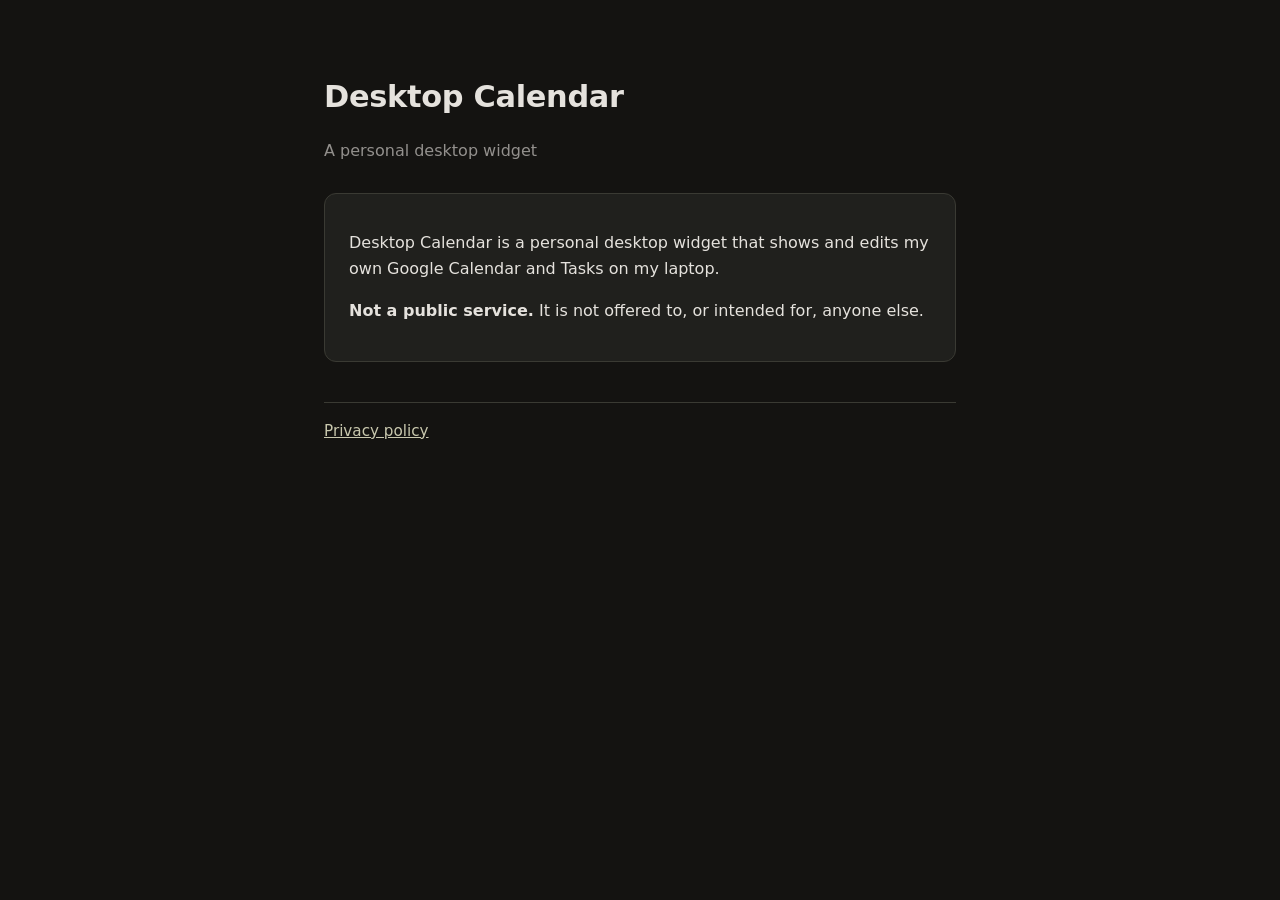
<file: index.html>
<!doctype html>
<html lang="en">
<head>
<meta charset="utf-8">
<meta name="viewport" content="width=device-width, initial-scale=1">
<title>Desktop Calendar</title>
<meta name="description" content="Desktop Calendar: a personal desktop widget for my own Google Calendar and Tasks.">
<link rel="stylesheet" href="style.css">
</head>
<body>
<main>
  <h1>Desktop Calendar</h1>
  <p class="dim">A personal desktop widget</p>
  <div class="card">
    <p>Desktop Calendar is a personal desktop widget that shows and edits my own Google Calendar and Tasks on my laptop.</p>
    <p><strong>Not a public service.</strong> It is not offered to, or intended for, anyone else.</p>
  </div>
  <nav><a href="privacy.html">Privacy policy</a></nav>
</main>
</body>
</html>
</file>
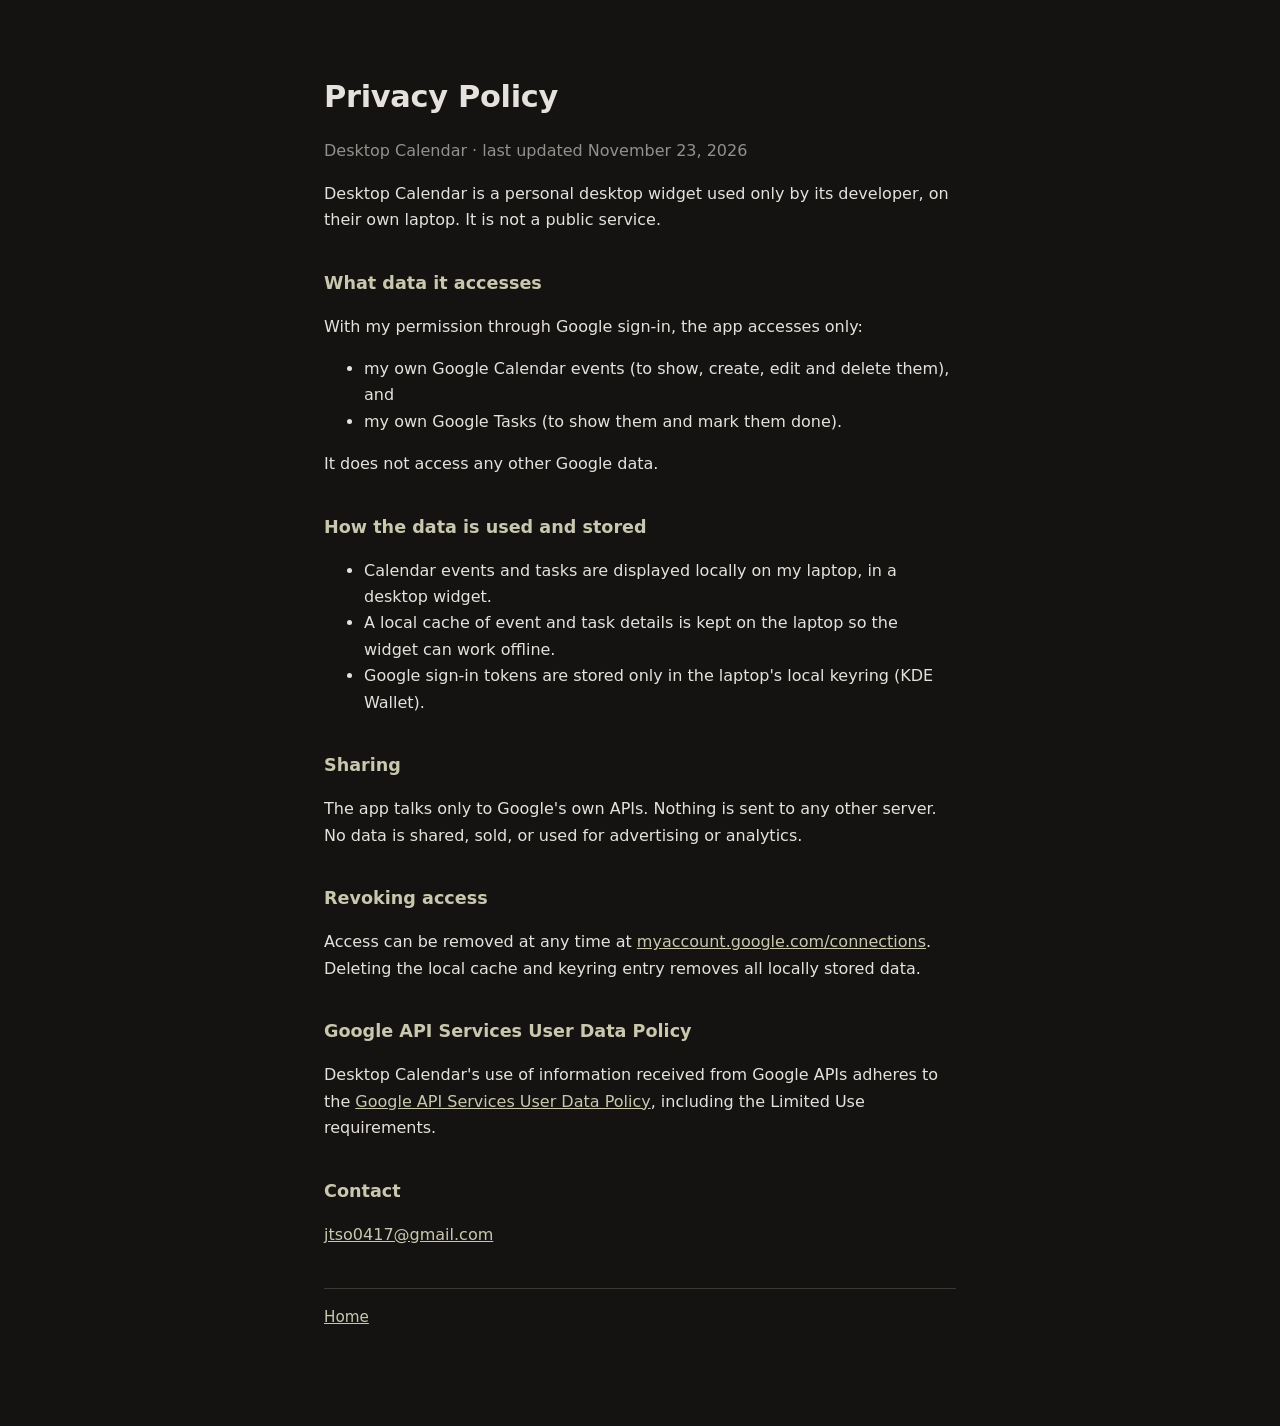
<file: privacy.html>
<!doctype html>
<html lang="en">
<head>
<meta charset="utf-8">
<meta name="viewport" content="width=device-width, initial-scale=1">
<title>Privacy Policy · Desktop Calendar</title>
<link rel="stylesheet" href="style.css">
</head>
<body>
<main>
  <h1>Privacy Policy</h1>
  <p class="dim">Desktop Calendar · last updated November 23, 2026</p>

  <p>Desktop Calendar is a personal desktop widget used only by its developer, on their own laptop. It is not a public service.</p>

  <h2>What data it accesses</h2>
  <p>With my permission through Google sign-in, the app accesses only:</p>
  <ul>
    <li>my own Google Calendar events (to show, create, edit and delete them), and</li>
    <li>my own Google Tasks (to show them and mark them done).</li>
  </ul>
  <p>It does not access any other Google data.</p>

  <h2>How the data is used and stored</h2>
  <ul>
    <li>Calendar events and tasks are displayed locally on my laptop, in a desktop widget.</li>
    <li>A local cache of event and task details is kept on the laptop so the widget can work offline.</li>
    <li>Google sign-in tokens are stored only in the laptop's local keyring (KDE Wallet).</li>
  </ul>

  <h2>Sharing</h2>
  <p>The app talks only to Google's own APIs. Nothing is sent to any other server. No data is shared, sold, or used for advertising or analytics.</p>

  <h2>Revoking access</h2>
  <p>Access can be removed at any time at <a href="https://myaccount.google.com/connections">myaccount.google.com/connections</a>. Deleting the local cache and keyring entry removes all locally stored data.</p>

  <h2>Google API Services User Data Policy</h2>
  <p>Desktop Calendar's use of information received from Google APIs adheres to the <a href="https://developers.google.com/terms/api-services-user-data-policy">Google API Services User Data Policy</a>, including the Limited Use requirements.</p>

  <h2>Contact</h2>
  <p><a href="mailto:jtso0417@gmail.com">jtso0417@gmail.com</a></p>

  <nav><a href="index.html">Home</a></nav>
</main>
</body>
</html>
</file>
<file: style.css>
:root { color-scheme: dark; --bg:#141311; --card:#20201d; --text:#e5e2dd; --dim:#93908d; --accent:#c9c8ae; --line:#3a3a33; }
* { box-sizing: border-box; }
body { margin:0; background:var(--bg); color:var(--text); font:16px/1.65 system-ui,-apple-system,"Segoe UI",sans-serif; }
main { max-width:680px; margin:0 auto; padding:72px 24px 96px; }
h1 { font-size:1.9rem; margin:0 0 .3em; letter-spacing:-.01em; }
h2 { font-size:1.1rem; color:var(--accent); margin:2em 0 .4em; }
p, li { color:var(--text); }
.dim { color:var(--dim); }
a { color:var(--accent); }
.card { background:var(--card); border:1px solid var(--line); border-radius:12px; padding:20px 24px; margin-top:28px; }
nav { margin-top:40px; padding-top:16px; border-top:1px solid var(--line); font-size:.95rem; }
nav a { margin-right:20px; }
</file>
